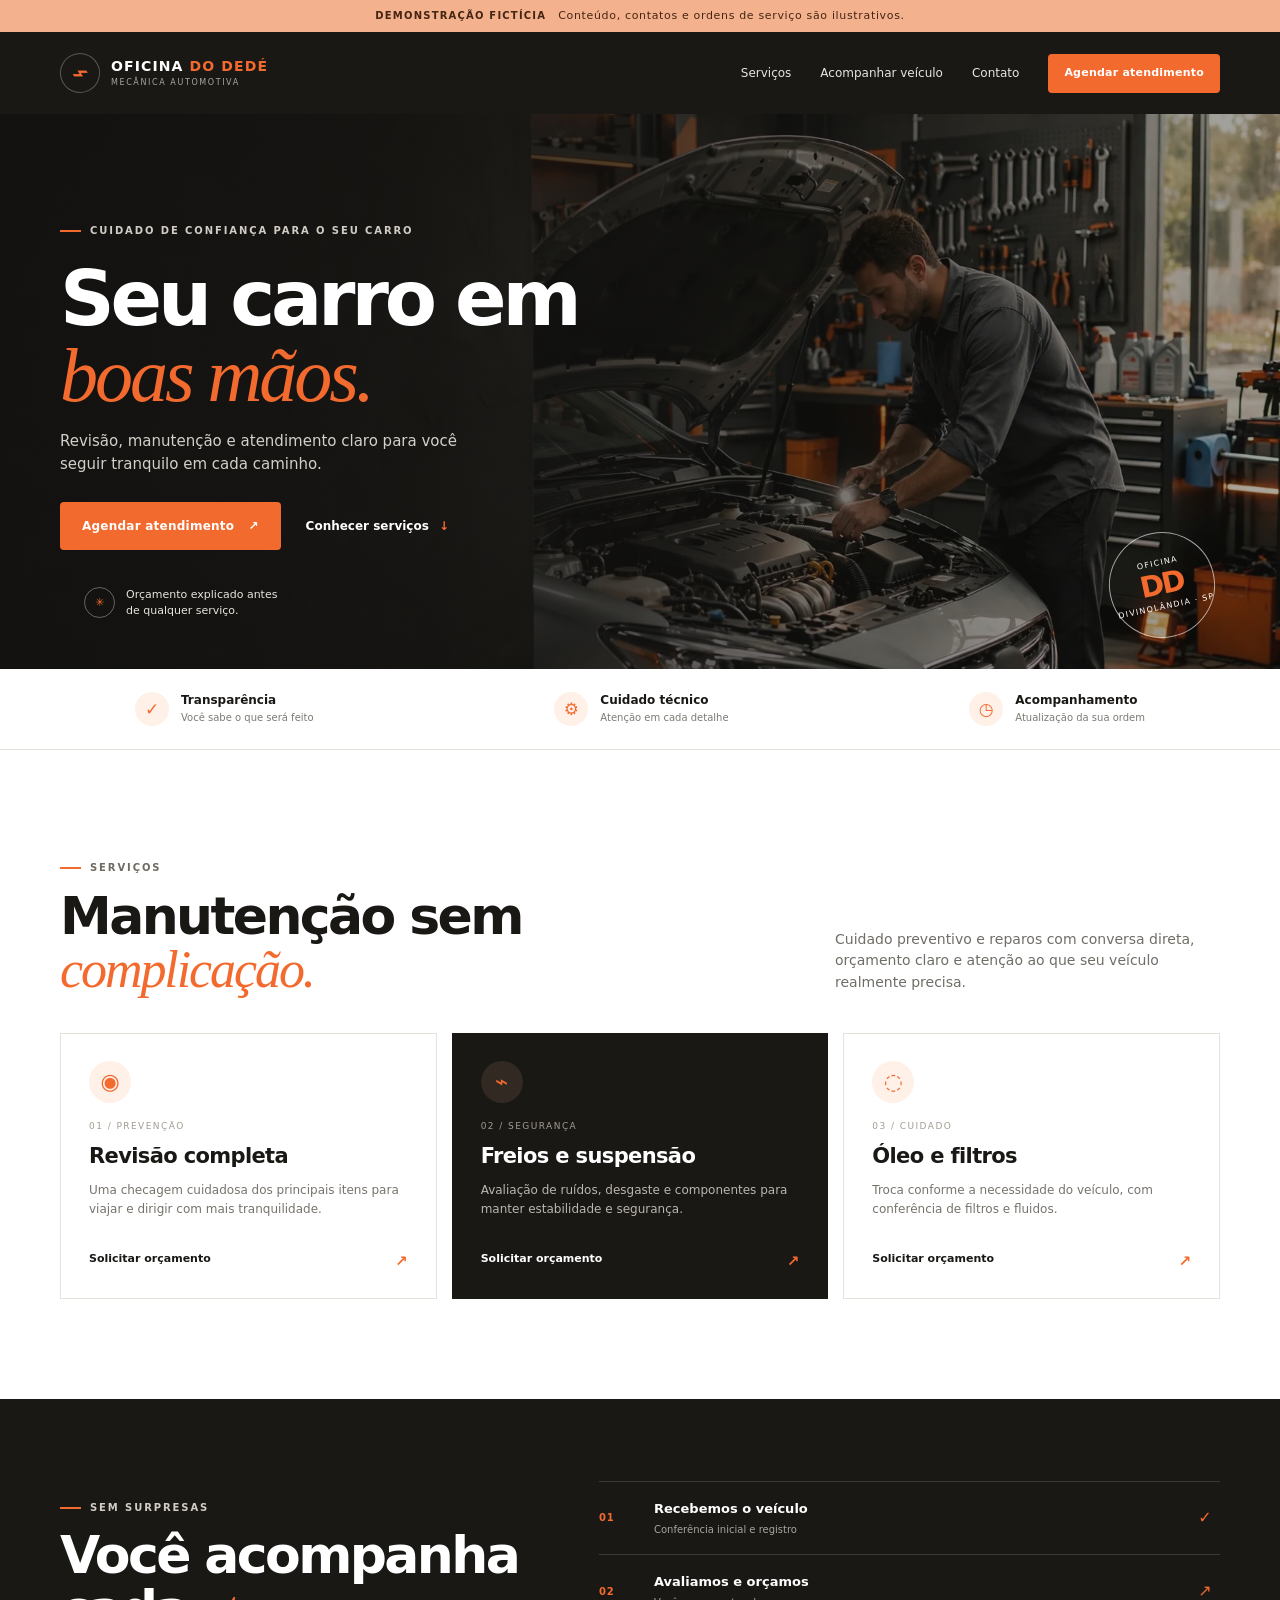
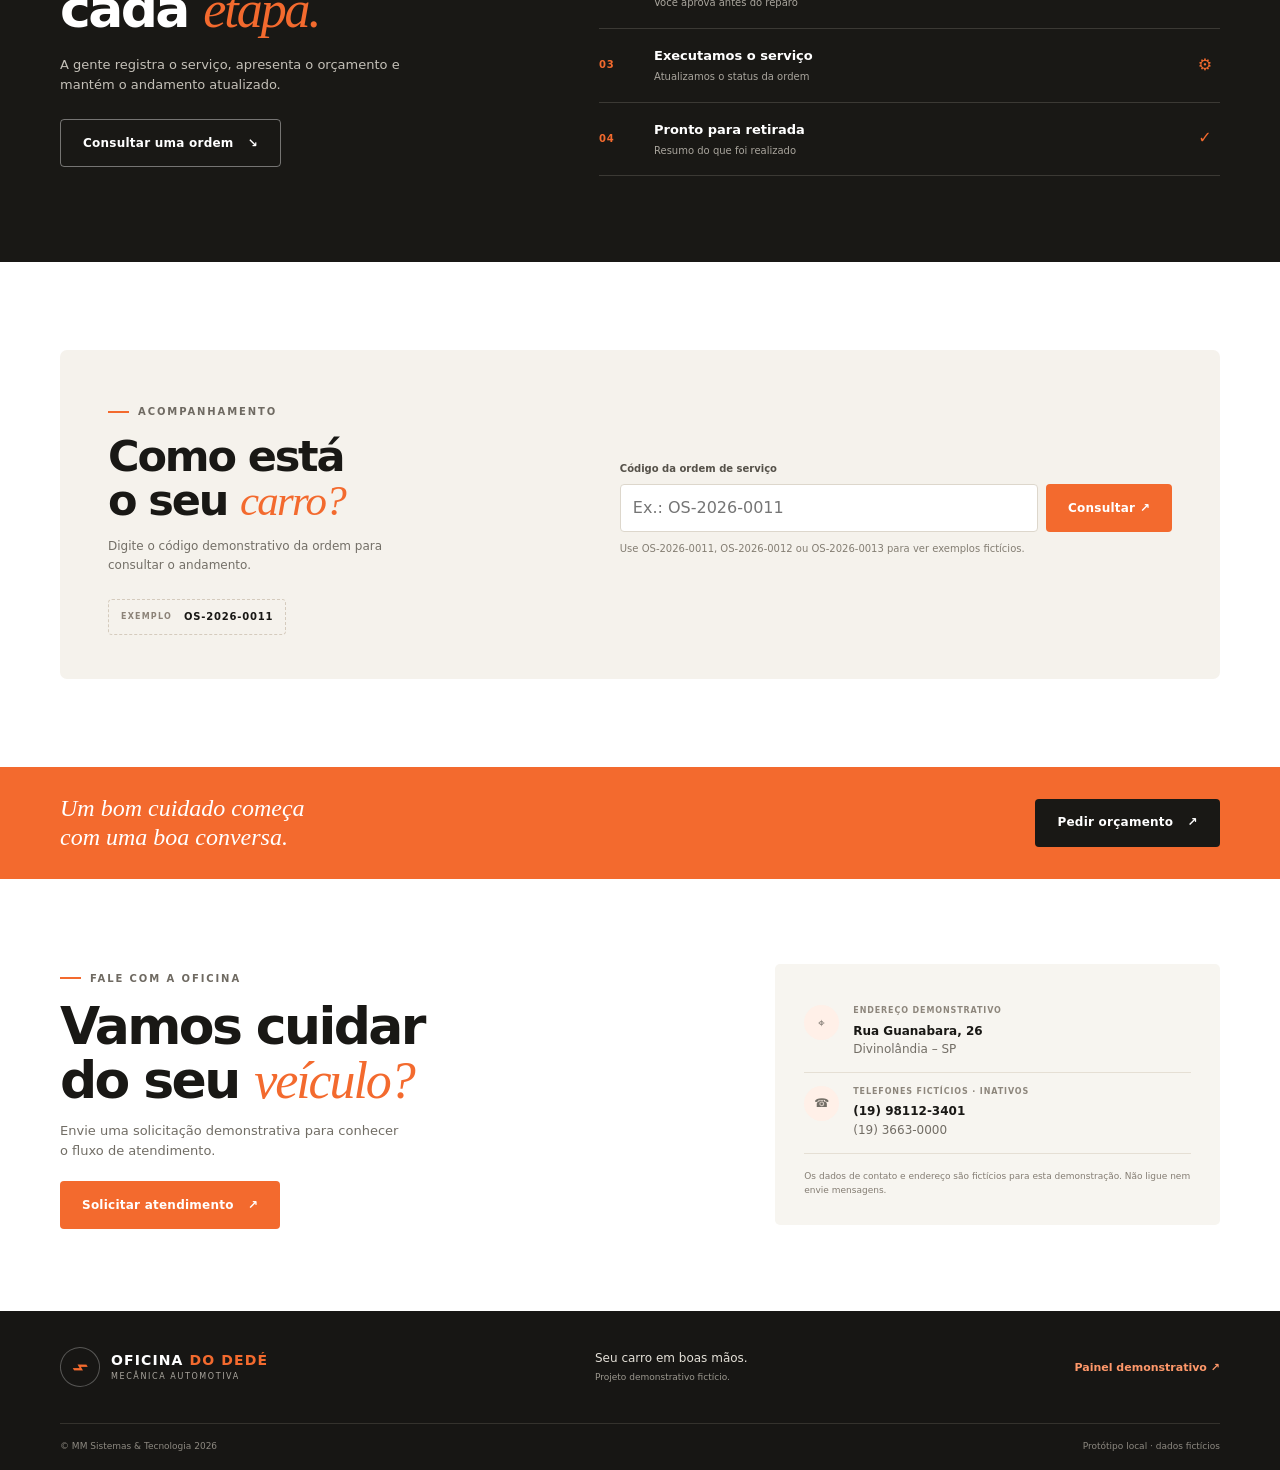
<file: index.html>
<!doctype html>
<html lang="pt-BR">
<head>
  <meta charset="utf-8">
  <meta name="viewport" content="width=device-width, initial-scale=1">
  <meta name="theme-color" content="#171614">
  <meta name="description" content="Demonstração fictícia de site e painel para a Oficina do Dedé, Divinolândia–SP.">
  <title>Oficina do Dedé | Seu carro em boas mãos</title>
  <link rel="stylesheet" href="styles.css">
  <script defer src="app.js"></script>
</head>
<body class="public-page">
  <div class="demo-ribbon"><strong>DEMONSTRAÇÃO FICTÍCIA</strong><span>Conteúdo, contatos e ordens de serviço são ilustrativos.</span></div>
  <header class="site-header">
    <a class="brand" href="#inicio" aria-label="Oficina do Dedé — início"><span class="brand-mark" aria-hidden="true">⌁</span><span class="brand-name">OFICINA <b>DO DEDÉ</b><small>MECÂNICA AUTOMOTIVA</small></span></a>
    <button class="menu-toggle" type="button" aria-expanded="false" aria-controls="mainNav" aria-label="Abrir menu">☰</button>
    <nav id="mainNav" class="main-nav" aria-label="Navegação principal"><a href="#servicos">Serviços</a><a href="#acompanhar">Acompanhar veículo</a><a href="#contato">Contato</a><button class="button button-orange button-small" data-open-request type="button">Agendar atendimento</button></nav>
  </header>
  <main id="inicio">
    <section class="hero"><div class="hero-photo" role="img" aria-label="Mecânico trabalhando em um carro na oficina"></div><div class="hero-shade"></div><div class="hero-content container"><p class="eyebrow eyebrow-light"><span></span> CUIDADO DE CONFIANÇA PARA O SEU CARRO</p><h1>Seu carro em<br><em>boas mãos.</em></h1><p class="hero-copy">Revisão, manutenção e atendimento claro para você seguir tranquilo em cada caminho.</p><div class="hero-actions"><button class="button button-orange" data-open-request type="button">Agendar atendimento <span aria-hidden="true">↗</span></button><a class="text-link text-link-light" href="#servicos">Conhecer serviços <span aria-hidden="true">↓</span></a></div><div class="hero-note"><span class="note-icon">✳</span><span>Orçamento explicado antes<br>de qualquer serviço.</span></div></div><div class="hero-stamp"><span>OFICINA</span><b>DD</b><span>DIVINOLÂNDIA · SP</span></div></section>
    <section class="trust-strip" aria-label="Diferenciais"><div><span class="trust-icon">✓</span><p><b>Transparência</b><small>Você sabe o que será feito</small></p></div><div><span class="trust-icon">⚙</span><p><b>Cuidado técnico</b><small>Atenção em cada detalhe</small></p></div><div><span class="trust-icon">◷</span><p><b>Acompanhamento</b><small>Atualização da sua ordem</small></p></div></section>
    <section id="servicos" class="section container"><div class="section-heading"><div><p class="eyebrow"><span></span> SERVIÇOS</p><h2>Manutenção sem<br><em>complicação.</em></h2></div><p class="section-intro">Cuidado preventivo e reparos com conversa direta, orçamento claro e atenção ao que seu veículo realmente precisa.</p></div><div class="service-grid"><article class="service-card"><div class="service-icon">◉</div><p class="service-number">01 / PREVENÇÃO</p><h3>Revisão completa</h3><p>Uma checagem cuidadosa dos principais itens para viajar e dirigir com mais tranquilidade.</p><button class="card-link" data-open-request data-service="Revisão completa" type="button">Solicitar orçamento <span>↗</span></button></article><article class="service-card service-card-dark"><div class="service-icon">⌁</div><p class="service-number">02 / SEGURANÇA</p><h3>Freios e suspensão</h3><p>Avaliação de ruídos, desgaste e componentes para manter estabilidade e segurança.</p><button class="card-link" data-open-request data-service="Freios e suspensão" type="button">Solicitar orçamento <span>↗</span></button></article><article class="service-card"><div class="service-icon">◌</div><p class="service-number">03 / CUIDADO</p><h3>Óleo e filtros</h3><p>Troca conforme a necessidade do veículo, com conferência de filtros e fluidos.</p><button class="card-link" data-open-request data-service="Óleo e filtros" type="button">Solicitar orçamento <span>↗</span></button></article></div></section>
    <section class="process-section"><div class="container process-layout"><div><p class="eyebrow eyebrow-light"><span></span> SEM SURPRESAS</p><h2>Você acompanha<br>cada <em>etapa.</em></h2><p class="process-copy">A gente registra o serviço, apresenta o orçamento e mantém o andamento atualizado.</p><button class="button button-outline" data-scroll-track type="button">Consultar uma ordem <span>↘</span></button></div><div class="process-steps" aria-label="Etapas do atendimento"><div class="process-step"><span>01</span><div><b>Recebemos o veículo</b><small>Conferência inicial e registro</small></div><i>✓</i></div><div class="process-step"><span>02</span><div><b>Avaliamos e orçamos</b><small>Você aprova antes do reparo</small></div><i>↗</i></div><div class="process-step"><span>03</span><div><b>Executamos o serviço</b><small>Atualizamos o status da ordem</small></div><i>⚙</i></div><div class="process-step"><span>04</span><div><b>Pronto para retirada</b><small>Resumo do que foi realizado</small></div><i>✓</i></div></div></div></section>
    <section id="acompanhar" class="tracking-section container"><div class="tracking-card"><div class="tracking-copy"><p class="eyebrow"><span></span> ACOMPANHAMENTO</p><h2>Como está<br>o seu <em>carro?</em></h2><p>Digite o código demonstrativo da ordem para consultar o andamento.</p><div class="demo-code"><span>EXEMPLO</span><b>OS-2026-0011</b></div></div><form id="trackingForm" class="tracking-form"><label for="trackingCode">Código da ordem de serviço</label><div class="input-action"><input id="trackingCode" name="code" placeholder="Ex.: OS-2026-0011" autocomplete="off" required><button class="button button-orange" type="submit" aria-label="Consultar ordem">Consultar ↗</button></div><p class="form-hint">Use OS-2026-0011, OS-2026-0012 ou OS-2026-0013 para ver exemplos fictícios.</p><div id="trackingResult" class="tracking-result" aria-live="polite"></div></form></div></section>
    <section class="quote-band"><div class="container quote-inner"><p>Um bom cuidado começa<br>com uma boa conversa.</p><button class="button button-dark" data-open-request type="button">Pedir orçamento <span>↗</span></button></div></section>
    <section id="contato" class="contact-section container"><div><p class="eyebrow"><span></span> FALE COM A OFICINA</p><h2>Vamos cuidar<br>do seu <em>veículo?</em></h2><p class="contact-lead">Envie uma solicitação demonstrativa para conhecer o fluxo de atendimento.</p><button class="button button-orange" data-open-request type="button">Solicitar atendimento <span>↗</span></button></div><div class="contact-info"><div class="contact-row"><span class="contact-icon">⌖</span><div><small>ENDEREÇO DEMONSTRATIVO</small><b>Rua Guanabara, 26</b><span>Divinolândia – SP</span></div></div><div class="contact-row"><span class="contact-icon">☎</span><div><small>TELEFONES FICTÍCIOS · INATIVOS</small><b>(19) 98112-3401</b><span>(19) 3663-0000</span></div></div><p class="contact-disclaimer">Os dados de contato e endereço são fictícios para esta demonstração. Não ligue nem envie mensagens.</p></div></section>
  </main>
  <footer class="site-footer"><div class="container footer-main"><a class="brand brand-footer" href="#inicio"><span class="brand-mark" aria-hidden="true">⌁</span><span class="brand-name">OFICINA <b>DO DEDÉ</b><small>MECÂNICA AUTOMOTIVA</small></span></a><p>Seu carro em boas mãos.<br><small>Projeto demonstrativo fictício.</small></p><a href="painel.html" class="footer-panel">Painel demonstrativo ↗</a></div><div class="container footer-bottom"><span>© MM Sistemas & Tecnologia 2026</span><span>Protótipo local · dados fictícios</span></div></footer>
  <dialog id="requestDialog" class="request-dialog"><form id="serviceRequestForm" method="dialog" class="request-form"><button class="dialog-close" type="button" data-close-dialog aria-label="Fechar">×</button><p class="eyebrow"><span></span> NOVO ATENDIMENTO · DEMO</p><h2>Conte o que<br>seu carro <em>precisa.</em></h2><p class="dialog-intro">Este formulário cria um pedido de exemplo neste navegador. Não envia dados para uma oficina real.</p><div class="form-grid"><label>Seu nome<input name="customer" required placeholder="Nome demonstrativo"></label><label>Telefone fictício<input name="phone" required placeholder="(19) 90000-0000"></label><label>Veículo<input name="vehicle" required placeholder="Ex.: hatch 2020"></label><label>Placa fictícia<input name="plate" maxlength="8" placeholder="ABC1D23"></label><label class="form-wide">Serviço desejado<select name="service" required><option value="">Selecione</option><option>Revisão completa</option><option>Freios e suspensão</option><option>Óleo e filtros</option><option>Diagnóstico</option><option>Outro serviço</option></select></label><label class="form-wide">O que você percebeu?<textarea name="details" rows="3" placeholder="Conte brevemente o que precisa ser verificado"></textarea></label></div><p class="privacy-note">Use somente informações fictícias. O pedido fica salvo apenas neste navegador.</p><button class="button button-orange form-submit" type="submit">Criar solicitação de demonstração ↗</button><div id="requestFeedback" class="form-feedback" aria-live="polite"></div></form></dialog>
  <div id="toast" class="toast" role="status" aria-live="polite"></div>
</body>
</html>
</file>
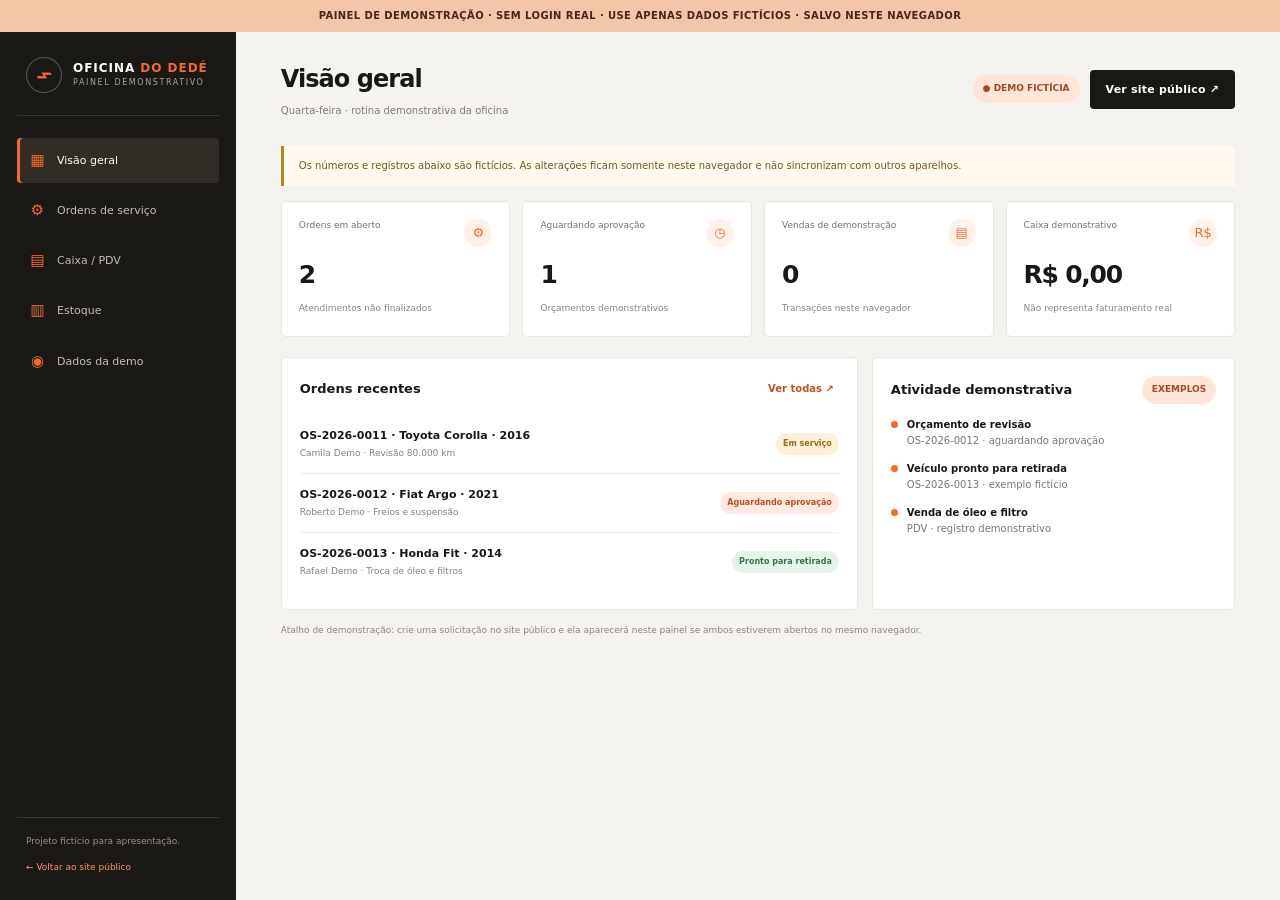
<file: painel.html>
<!doctype html>
<html lang="pt-BR">
<head>
  <meta charset="utf-8">
  <meta name="viewport" content="width=device-width, initial-scale=1">
  <meta name="theme-color" content="#191815">
  <meta name="description" content="Painel demonstrativo fictício da Oficina do Dedé.">
  <title>Painel da Oficina | Oficina do Dedé</title>
  <link rel="stylesheet" href="styles.css">
  <script defer src="app.js"></script>
</head>
<body class="panel-page">
  <div class="panel-demo-notice">PAINEL DE DEMONSTRAÇÃO · SEM LOGIN REAL · USE APENAS DADOS FICTÍCIOS · SALVO NESTE NAVEGADOR</div>
  <div class="panel-shell">
    <aside class="panel-sidebar">
      <a class="brand panel-brand" href="index.html"><span class="brand-mark" aria-hidden="true">⌁</span><span class="brand-name">OFICINA <b>DO DEDÉ</b><small>PAINEL DEMONSTRATIVO</small></span></a>
      <nav class="panel-nav" aria-label="Navegação do painel">
        <button class="active" data-panel-target="overview" type="button"><span class="nav-icon">▦</span> Visão geral</button>
        <button data-panel-target="orders" type="button"><span class="nav-icon">⚙</span> Ordens de serviço</button>
        <button data-panel-target="pos" type="button"><span class="nav-icon">▤</span> Caixa / PDV</button>
        <button data-panel-target="stock" type="button"><span class="nav-icon">▥</span> Estoque</button>
        <button data-panel-target="settings" type="button"><span class="nav-icon">◉</span> Dados da demo</button>
      </nav>
      <div class="panel-sidebar-bottom">Projeto fictício para apresentação.<a href="index.html">← Voltar ao site público</a></div>
    </aside>
    <main class="panel-main">
      <header class="panel-topbar"><div><h1 id="panelPageTitle">Visão geral</h1><p>Quarta-feira · rotina demonstrativa da oficina</p></div><div class="panel-actions"><span class="demo-chip">● DEMO FICTÍCIA</span><a class="button button-dark button-small" href="index.html">Ver site público ↗</a></div></header>

      <section class="panel-section is-active" data-panel-section="overview">
        <div class="sample-banner">Os números e registros abaixo são fictícios. As alterações ficam somente neste navegador e não sincronizam com outros aparelhos.</div>
        <div class="metric-grid">
          <article class="metric-card"><div class="metric-top"><span>Ordens em aberto</span><span class="metric-icon">⚙</span></div><strong id="metricOpenOrders">0</strong><small>Atendimentos não finalizados</small></article>
          <article class="metric-card"><div class="metric-top"><span>Aguardando aprovação</span><span class="metric-icon">◷</span></div><strong id="metricApprovals">0</strong><small>Orçamentos demonstrativos</small></article>
          <article class="metric-card"><div class="metric-top"><span>Vendas de demonstração</span><span class="metric-icon">▤</span></div><strong id="metricSales">0</strong><small>Transações neste navegador</small></article>
          <article class="metric-card"><div class="metric-top"><span>Caixa demonstrativo</span><span class="metric-icon">R$</span></div><strong id="metricRevenue">R$ 0</strong><small>Não representa faturamento real</small></article>
        </div>
        <div class="panel-grid">
          <article class="panel-card"><div class="panel-card-heading"><h3>Ordens recentes</h3><button data-panel-target="orders" type="button">Ver todas ↗</button></div><div id="recentOrders" class="status-list"></div></article>
          <article class="panel-card"><div class="panel-card-heading"><h3>Atividade demonstrativa</h3><span class="demo-chip">EXEMPLOS</span></div><div class="activity-list"><div class="activity-item"><span class="activity-dot"></span><div><b>Orçamento de revisão</b><br><span>OS-2026-0012 · aguardando aprovação</span></div></div><div class="activity-item"><span class="activity-dot"></span><div><b>Veículo pronto para retirada</b><br><span>OS-2026-0013 · exemplo fictício</span></div></div><div class="activity-item"><span class="activity-dot"></span><div><b>Venda de óleo e filtro</b><br><span>PDV · registro demonstrativo</span></div></div></div></article>
        </div>
        <p class="panel-footer-note">Atalho de demonstração: crie uma solicitação no site público e ela aparecerá neste painel se ambos estiverem abertos no mesmo navegador.</p>
      </section>

      <section class="panel-section" data-panel-section="orders">
        <div class="panel-section-title"><div><h2>Ordens de serviço</h2><p>Controle de atendimentos e status dos veículos.</p></div><button class="button button-orange button-small" data-toggle-order-form type="button">+ Nova ordem</button></div>
        <form id="quickOrderForm" class="panel-card quick-order-form" hidden><div class="panel-card-heading"><h3>Criar ordem fictícia</h3><button class="subtle-button" data-toggle-order-form type="button">Fechar</button></div><div class="form-grid"><label>Cliente demonstrativo<input name="customer" required placeholder="Nome fictício"></label><label>Veículo<input name="vehicle" required placeholder="Modelo e ano"></label><label>Serviço<input name="service" required placeholder="Ex.: revisão"></label><label>Placa fictícia<input name="plate" maxlength="8" placeholder="ABC1D23"></label></div><button class="button button-orange button-small" type="submit">Adicionar ordem</button></form>
        <div class="filter-bar"><input id="orderSearch" type="search" placeholder="Buscar por OS, cliente ou veículo"><select id="orderStatusFilter"><option value="">Todos os status</option><option>Recebido</option><option>Aguardando aprovação</option><option>Em serviço</option><option>Pronto para retirada</option></select></div>
        <div class="panel-table-wrap"><table class="panel-table"><thead><tr><th>ORDEM / CLIENTE</th><th>VEÍCULO</th><th>SERVIÇO</th><th>STATUS</th><th>AÇÃO</th></tr></thead><tbody id="ordersTableBody"></tbody></table></div>
        <p class="panel-footer-note">Não use nomes, placas ou dados de clientes reais nesta demonstração.</p>
      </section>

      <section class="panel-section" data-panel-section="pos">
        <div class="panel-section-title"><div><h2>Caixa / PDV</h2><p>Venda demonstrativa de serviços e peças da oficina.</p></div><span class="demo-chip">SEM PAGAMENTO REAL</span></div>
        <div class="sample-banner">Este PDV não processa pagamentos. “Finalizar venda” registra uma transação fictícia apenas no navegador.</div>
        <div class="pos-layout"><article class="panel-card"><div class="panel-card-heading"><h3>Catálogo demonstrativo</h3><span class="demo-chip">PREÇOS FICTÍCIOS</span></div><div id="productGrid" class="product-grid"></div></article><article class="panel-card"><div class="panel-card-heading"><h3>Venda atual</h3><button id="clearCart" class="subtle-button" type="button">Limpar</button></div><div id="cartItems"></div><div class="cart-total"><span>Total</span><strong id="cartTotal">R$ 0,00</strong></div><select id="paymentMethod" class="payment-select"><option>Dinheiro (demo)</option><option>Cartão (demo)</option><option>Pix (demo)</option></select><button id="checkoutButton" class="button button-orange pos-checkout" type="button">Finalizar venda fictícia</button><div id="checkoutFeedback" class="form-feedback" aria-live="polite"></div></article></div>
        <article class="panel-card sales-history-card" style="margin-top:14px"><div class="panel-card-heading"><h3>Últimas vendas fictícias</h3></div><div id="salesHistory"></div></article>
      </section>

      <section class="panel-section" data-panel-section="stock">
        <div class="panel-section-title"><div><h2>Estoque demonstrativo</h2><p>Produtos de exemplo; ajuste as quantidades para testar a interface.</p></div><span class="demo-chip">DADOS LOCAIS</span></div>
        <div class="panel-table-wrap"><table class="panel-table"><thead><tr><th>ITEM</th><th>CATEGORIA</th><th>QUANTIDADE</th><th>MÍNIMO</th><th>SITUAÇÃO</th><th>AJUSTAR</th></tr></thead><tbody id="stockTableBody"></tbody></table></div>
        <p class="panel-footer-note">Os itens vendidos no PDV reduzem a quantidade de estoque nesta demonstração.</p>
      </section>

      <section class="panel-section" data-panel-section="settings">
        <div class="panel-section-title"><div><h2>Dados da demonstração</h2><p>Identidade e limites deste protótipo.</p></div><span class="demo-chip">FICTÍCIO</span></div>
        <div class="settings-grid"><article class="settings-item"><h3>Oficina do Dedé</h3><p>Nome e identidade usados somente para a demonstração comercial.</p></article><article class="settings-item"><h3>Endereço demonstrativo</h3><p>Rua Guanabara, 26 · Divinolândia–SP. Não é endereço confirmado de atendimento.</p></article><article class="settings-item"><h3>Contatos fictícios e inativos</h3><p>(19) 98112-3401 · (19) 3663-0000. Não ligue nem envie mensagens.</p></article><article class="settings-item"><h3>Como os dados são salvos</h3><p>Localmente neste navegador por localStorage; sem servidor ou sincronização entre aparelhos.</p></article><article class="settings-item"><h3>Segurança</h3><p>Esta tela é pública e não tem autenticação real. Não cadastre dados pessoais, informações de clientes ou pagamentos.</p></article><article class="settings-item"><h3>Antes de vender</h3><p>Precisaremos configurar backend, autenticação, banco, regras de acesso e contatos autorizados para operação real.</p></article></div>
        <button id="resetDemo" class="button button-dark button-small" type="button" style="margin-top:16px">Restaurar dados iniciais</button>
      </section>
    </main>
  </div>
  <div id="toast" class="toast" role="status" aria-live="polite"></div>
</body>
</html>
</file>
<file: styles.css>
:root{--ink:#191815;--ink-soft:#262420;--orange:#f36a2e;--orange-deep:#d9531c;--paper:#f5f2ec;--white:#fff;--muted:#7d7a74;--line:#e7e2d9;--green:#4d886b;--amber:#b78327;--red:#b65443;--shadow:0 20px 50px rgba(24,22,18,.12)}
*{box-sizing:border-box}html{scroll-behavior:smooth}body{margin:0;color:var(--ink);background:var(--white);font:16px/1.55 Inter,ui-sans-serif,system-ui,-apple-system,BlinkMacSystemFont,"Segoe UI",sans-serif}button,input,select,textarea{font:inherit}button,a{-webkit-tap-highlight-color:transparent}button{cursor:pointer}a{color:inherit;text-decoration:none}.container{width:min(1160px,calc(100% - 48px));margin-inline:auto}.demo-ribbon{min-height:32px;background:#f3b18d;color:#452513;display:flex;align-items:center;justify-content:center;gap:12px;padding:5px 16px;font-size:11px;letter-spacing:.06em}.demo-ribbon strong{font-size:10px;letter-spacing:.12em}.site-header{height:82px;padding:0 max(24px,calc((100% - 1160px)/2));display:flex;align-items:center;justify-content:space-between;background:#191815;color:#fff;position:relative;z-index:5}.brand{display:inline-flex;align-items:center;gap:11px;color:#fff}.brand-mark{width:40px;height:40px;border:1px solid rgba(255,255,255,.28);border-radius:50%;display:grid;place-items:center;color:var(--orange);font-size:28px;line-height:1;transform:rotate(-30deg)}.brand-name{font-size:14px;font-weight:700;letter-spacing:.08em;line-height:1.05}.brand-name b{color:var(--orange);font-weight:800}.brand-name small{display:block;margin-top:5px;font-size:8px;letter-spacing:.2em;font-weight:500;color:#aaa69e}.main-nav{display:flex;gap:29px;align-items:center;font-size:12px;color:#e9e5de}.main-nav>a{transition:color .2s}.main-nav>a:hover{color:var(--orange)}.menu-toggle{display:none;background:none;border:0;color:white;font-size:23px}.button{border:0;border-radius:4px;min-height:48px;padding:0 22px;display:inline-flex;gap:14px;align-items:center;justify-content:center;font-size:12px;font-weight:750;letter-spacing:.02em;transition:background .2s,transform .2s}.button:hover{transform:translateY(-1px)}.button-orange{background:var(--orange);color:#fff}.button-orange:hover{background:var(--orange-deep)}.button-dark{background:var(--ink);color:#fff}.button-outline{background:transparent;border:1px solid rgba(255,255,255,.4);color:#fff}.button-small{min-height:39px;padding:0 16px;font-size:11px}
.hero{min-height:555px;position:relative;overflow:hidden;background:#211e19;color:#fff;display:flex;align-items:center}.hero-photo,.hero-shade{position:absolute;inset:0}.hero-photo{background-image:url('oficina-hero.png');background-size:cover;background-position:center 46%;opacity:.7}.hero-shade{background:linear-gradient(90deg,rgba(19,18,16,.94) 0%,rgba(19,18,16,.82) 34%,rgba(19,18,16,.36) 69%,rgba(19,18,16,.1) 100%)}.hero-content{position:relative;z-index:1;padding-block:76px 96px}.eyebrow{display:flex;align-items:center;gap:9px;color:#6f6a62;font-size:10px;font-weight:800;letter-spacing:.19em}.eyebrow span{width:21px;height:2px;background:var(--orange);display:inline-block}.eyebrow-light{color:#d1cdc5}.hero h1{font-size:clamp(46px,7vw,76px);line-height:.99;letter-spacing:-.055em;margin:23px 0 17px;max-width:600px}.hero h1 em,.section h2 em,.process-section h2 em,.tracking-copy h2 em,.contact-section h2 em,.request-dialog h2 em{font-family:Georgia,serif;font-weight:400;color:var(--orange);letter-spacing:-.04em}.hero-copy{max-width:410px;color:#d3d0ca;font-size:15px;margin:0 0 26px}.hero-actions{display:flex;align-items:center;gap:25px}.text-link{font-size:12px;font-weight:700}.text-link-light{color:#fff}.text-link span{color:var(--orange);margin-left:6px}.hero-note{position:absolute;left:calc((100% - min(1160px,100% - 48px))/2);bottom:28px;display:flex;align-items:center;gap:11px;color:#e9e5df;font-size:11px;line-height:1.4}.note-icon{width:31px;height:31px;border-radius:50%;border:1px solid rgba(255,255,255,.34);display:grid;place-items:center;color:var(--orange)}.hero-stamp{position:absolute;right:max(30px,calc((100% - 1150px)/2));bottom:31px;width:106px;height:106px;border:1px solid rgba(255,255,255,.6);border-radius:50%;display:flex;flex-direction:column;justify-content:center;align-items:center;color:#fff;font-size:8px;letter-spacing:.16em;transform:rotate(-12deg)}.hero-stamp b{font-size:29px;color:var(--orange);letter-spacing:-.08em;line-height:1.1}.trust-strip{padding:23px max(24px,calc((100% - 1010px)/2));display:flex;justify-content:space-between;gap:25px;border-bottom:1px solid var(--line);background:#fff}.trust-strip>div{display:flex;align-items:center;gap:12px}.trust-icon{height:34px;width:34px;border-radius:50%;background:#fff0e8;color:var(--orange);display:grid;place-items:center;font-size:17px}.trust-strip p{margin:0;display:flex;flex-direction:column;line-height:1.25}.trust-strip b{font-size:12px}.trust-strip small{font-size:10px;color:var(--muted);margin-top:4px}
.section{padding-block:100px}.section-heading{display:flex;justify-content:space-between;align-items:end;gap:50px;margin-bottom:36px}.section h2,.process-section h2,.tracking-copy h2,.contact-section h2{font-size:clamp(35px,4.8vw,52px);line-height:1.03;letter-spacing:-.05em;margin:14px 0 0}.section-intro{max-width:385px;margin:0 0 3px;color:#706d67;font-size:14px}.service-grid{display:grid;grid-template-columns:repeat(3,1fr);gap:15px}.service-card{min-height:266px;border:1px solid var(--line);padding:27px 28px 24px;position:relative;display:flex;flex-direction:column;background:#fff}.service-card-dark{background:var(--ink);color:#fff;border-color:var(--ink)}.service-icon{width:42px;height:42px;display:grid;place-items:center;background:#fff0e8;color:var(--orange);font-size:22px;border-radius:50%;margin-bottom:17px}.service-card-dark .service-icon{background:#322923}.service-number{font-size:9px;letter-spacing:.16em;color:#a29c92;margin:0 0 6px}.service-card h3{font-size:21px;letter-spacing:-.03em;margin:0 0 9px}.service-card>p:not(.service-number){font-size:12px;color:#77736c;margin:0 0 19px;max-width:310px}.service-card-dark>p:not(.service-number){color:#bbb6ae}.card-link{margin-top:auto;border:0;background:transparent;padding:0;color:var(--ink);font-size:11px;font-weight:800;text-align:left;display:flex;justify-content:space-between;width:100%}.service-card-dark .card-link{color:#fff}.card-link span{color:var(--orange);font-size:15px}
.process-section{background:var(--ink);color:#fff;padding:82px 0 86px}.process-layout{display:grid;grid-template-columns:.85fr 1.15fr;gap:80px;align-items:center}.process-section h2{margin-bottom:18px}.process-copy{color:#c4c0b8;max-width:360px;font-size:13px;margin-bottom:24px}.process-steps{border-top:1px solid #3b3934}.process-step{display:grid;grid-template-columns:45px 1fr 30px;gap:10px;align-items:center;padding:17px 0;border-bottom:1px solid #3b3934}.process-step>span{color:var(--orange);font-size:10px;font-weight:800;letter-spacing:.08em}.process-step div{display:flex;flex-direction:column}.process-step b{font-size:13px}.process-step small{font-size:10px;color:#a9a59d;margin-top:3px}.process-step i{font-style:normal;color:var(--orange);font-size:16px;text-align:center}
.tracking-section{padding-block:88px}.tracking-card{display:grid;grid-template-columns:.9fr 1.1fr;gap:60px;padding:44px 48px;background:var(--paper);border-radius:7px}.tracking-copy h2{font-size:43px;margin:14px 0}.tracking-copy>p:not(.eyebrow){font-size:12px;color:#736f67;max-width:300px}.demo-code{display:inline-flex;align-items:center;gap:12px;margin-top:13px;padding:9px 12px;border:1px dashed #d5cbbd;border-radius:4px}.demo-code span{font-size:8px;color:#8c8378;font-weight:800;letter-spacing:.15em}.demo-code b{font-size:10px;letter-spacing:.08em}.tracking-form{align-self:center}.tracking-form label,.request-form label{font-size:10px;font-weight:800;display:flex;flex-direction:column;gap:7px;color:#555149}.input-action{display:flex;gap:8px;margin-top:8px}.input-action input{min-width:0;flex:1}.tracking-form input,.request-form input,.request-form select,.request-form textarea,.stock-adjust input{border:1px solid #ddd7cc;border-radius:4px;min-height:45px;padding:10px 12px;background:#fff;color:var(--ink);outline:none}.tracking-form input:focus,.request-form input:focus,.request-form textarea:focus,.request-form select:focus{border-color:var(--orange);box-shadow:0 0 0 3px rgba(243,106,46,.12)}.form-hint{font-size:10px;color:#847e73;margin:9px 0 0}.tracking-result{margin-top:12px}.track-result-card{background:white;padding:12px 14px;border-radius:4px;border-left:3px solid var(--orange)}.track-result-card strong{display:block;font-size:12px}.track-result-card span{font-size:10px;color:#716c63}.track-result-card p{font-size:11px;margin:6px 0 0}.quote-band{background:var(--orange);color:#fff;padding:27px 0}.quote-inner{display:flex;justify-content:space-between;align-items:center;gap:20px}.quote-inner p{font:italic 24px/1.2 Georgia,serif;margin:0}.quote-inner .button{min-width:185px}
.contact-section{padding-block:82px;display:grid;grid-template-columns:1fr .7fr;gap:80px;align-items:center}.contact-section h2{margin-bottom:14px}.contact-lead{font-size:13px;color:#716d65;max-width:340px;margin-bottom:20px}.contact-info{background:#f7f5f0;padding:28px 29px;border-radius:5px}.contact-row{display:flex;gap:14px;padding:13px 0;border-bottom:1px solid #e5dfd4}.contact-icon{height:35px;width:35px;border-radius:50%;background:#fff0e8;color:var(--orange);display:grid;place-items:center;flex:none}.contact-row div{display:flex;flex-direction:column}.contact-row small{font-size:8px;color:#8d867c;letter-spacing:.11em;font-weight:800;margin-bottom:4px}.contact-row b,.contact-row span{font-size:12px}.contact-row span{color:#726d65}.contact-disclaimer{font-size:9px;color:#847d73;margin:16px 0 0}.site-footer{background:#171614;color:#fff}.footer-main{min-height:113px;display:flex;justify-content:space-between;align-items:center;gap:20px;border-bottom:1px solid #34322d}.footer-main>p{font-size:12px;color:#e4e0d8}.footer-main>p small{font-size:9px;color:#9c988f}.footer-panel{color:#ff986a;font-size:11px;font-weight:700}.footer-bottom{padding-block:16px;display:flex;justify-content:space-between;color:#8d8981;font-size:9px}
.request-dialog{width:min(600px,calc(100% - 26px));max-height:min(92vh,850px);border:0;padding:0;border-radius:8px;box-shadow:var(--shadow)}.request-dialog::backdrop{background:rgba(12,11,10,.72);backdrop-filter:blur(3px)}.request-form{position:relative;padding:34px 38px 30px}.dialog-close{position:absolute;right:18px;top:16px;border:0;background:#f2eee8;border-radius:50%;width:34px;height:34px;font-size:23px;color:#5f5b54}.request-dialog h2{font-size:40px;line-height:1.02;letter-spacing:-.05em;margin:11px 0}.dialog-intro{font-size:11px;color:#777168;margin:0 0 19px;max-width:445px}.form-grid{display:grid;grid-template-columns:1fr 1fr;gap:13px 14px}.form-wide{grid-column:1/-1}.request-form input,.request-form select,.request-form textarea{width:100%;font-size:12px;font-weight:400}.request-form textarea{resize:vertical}.privacy-note{font-size:9px;color:#887f73}.form-submit{width:100%;margin-top:5px}.form-feedback{font-size:11px;color:var(--green);margin-top:10px}.toast{position:fixed;z-index:15;right:20px;bottom:20px;padding:12px 17px;max-width:min(370px,calc(100% - 40px));background:#181714;color:#fff;border-left:3px solid var(--orange);box-shadow:var(--shadow);font-size:12px;opacity:0;transform:translateY(10px);transition:all .25s;pointer-events:none}.toast.is-visible{opacity:1;transform:translateY(0)}
/* Painel */
.panel-page{background:#f5f3ef;min-height:100vh}.panel-demo-notice{background:#f4c6a8;color:#482718;padding:8px 18px;text-align:center;font-size:10px;font-weight:700;letter-spacing:.04em}.panel-shell{display:grid;grid-template-columns:236px 1fr;min-height:calc(100vh - 32px)}.panel-sidebar{background:#1a1916;color:#fff;padding:25px 17px;display:flex;flex-direction:column;gap:22px}.panel-brand{padding:0 9px 22px;border-bottom:1px solid #393732}.panel-brand .brand-mark{width:36px;height:36px}.panel-brand .brand-name{font-size:12px}.panel-nav{display:flex;flex-direction:column;gap:5px}.panel-nav button{border:0;background:transparent;color:#c3beb6;text-align:left;padding:11px 12px;border-radius:4px;font-size:11px;display:flex;gap:11px;align-items:center}.panel-nav button:hover,.panel-nav button.active{background:#302c26;color:white}.panel-nav button.active{box-shadow:inset 3px 0 var(--orange)}.nav-icon{width:17px;color:var(--orange);font-size:15px;text-align:center}.panel-sidebar-bottom{margin-top:auto;border-top:1px solid #393732;padding:17px 9px 0;font-size:9px;color:#969188}.panel-sidebar-bottom a{color:#ff9668;display:block;margin-top:12px}.panel-main{min-width:0;padding:29px clamp(18px,3.5vw,48px) 45px}.panel-topbar{display:flex;justify-content:space-between;align-items:center;gap:20px;margin-bottom:28px}.panel-topbar h1{font-size:24px;letter-spacing:-.04em;margin:0}.panel-topbar p{font-size:10px;color:#807a71;margin:5px 0 0}.panel-actions{display:flex;gap:10px;align-items:center}.demo-chip{font-size:9px;font-weight:800;color:#a24b24;background:#ffe6d8;padding:7px 10px;border-radius:30px}.panel-section{display:none}.panel-section.is-active{display:block}.panel-section-title{display:flex;justify-content:space-between;align-items:center;gap:20px;margin:0 0 18px}.panel-section-title h2{font-size:21px;margin:0;letter-spacing:-.03em}.panel-section-title p{font-size:10px;color:#807a71;margin:4px 0 0}.metric-grid{display:grid;grid-template-columns:repeat(4,1fr);gap:12px;margin-bottom:20px}.metric-card{background:#fff;padding:17px;border:1px solid #ebe6dd;border-radius:5px}.metric-top{display:flex;justify-content:space-between;color:#787268;font-size:9px}.metric-icon{width:28px;height:28px;background:#fff0e8;color:var(--orange);display:grid;place-items:center;border-radius:50%;font-size:13px}.metric-card strong{display:block;font-size:25px;letter-spacing:-.05em;margin-top:9px}.metric-card small{font-size:9px;color:#8b857b}.panel-grid{display:grid;grid-template-columns:1.35fr .85fr;gap:14px}.panel-card{background:white;border:1px solid #ebe6dd;border-radius:5px;padding:18px}.panel-card-heading{display:flex;justify-content:space-between;align-items:center;margin-bottom:13px}.panel-card-heading h3{font-size:13px;margin:0}.panel-card-heading button,.subtle-button{border:0;background:transparent;color:#b75528;font-size:10px;font-weight:700;padding:5px}.status-list{display:flex;flex-direction:column}.status-row{display:grid;grid-template-columns:1fr auto;gap:10px;padding:12px 0;border-top:1px solid #f0ece5}.status-row:first-child{border-top:0}.status-row b{display:block;font-size:11px}.status-row small{display:block;color:#868076;font-size:9px;margin-top:3px}.status-pill{align-self:center;font-size:8px;font-weight:800;padding:5px 7px;border-radius:30px;background:#fff0d9;color:#9c6a12;white-space:nowrap}.status-pill.green{background:#e7f4ec;color:#38724f}.status-pill.blue{background:#e8effa;color:#3d6094}.status-pill.orange{background:#ffeadf;color:#b45325}.activity-list{display:flex;flex-direction:column;gap:13px}.activity-item{display:flex;gap:9px;font-size:10px}.activity-dot{width:7px;height:7px;background:var(--orange);border-radius:50%;margin-top:4px;flex:none}.activity-item span{color:#7c766e}.activity-item b{font-weight:700}.panel-table-wrap{overflow:auto;background:#fff;border:1px solid #ebe6dd;border-radius:5px}.panel-table{width:100%;border-collapse:collapse;min-width:650px}.panel-table th,.panel-table td{text-align:left;padding:12px 13px;border-bottom:1px solid #f0ece5;font-size:10px;vertical-align:middle}.panel-table th{font-size:8px;letter-spacing:.1em;color:#898379;background:#fbfaf7}.panel-table td b{display:block;font-size:10px}.panel-table td small{display:block;color:#8b857d;font-size:9px;margin-top:3px}.table-actions{display:flex;gap:7px}.table-actions button,.stock-adjust button{border:1px solid #ded8ce;background:#fff;border-radius:3px;font-size:9px;padding:5px 8px}.select-status{font-size:9px;border:1px solid #ded8ce;background:#fff;border-radius:3px;padding:6px}.filter-bar{display:flex;gap:8px;align-items:center;margin-bottom:13px}.filter-bar input,.filter-bar select{border:1px solid #ded8ce;background:#fff;border-radius:4px;padding:8px 10px;font-size:10px}.filter-bar input{flex:1;min-width:120px}.pos-layout{display:grid;grid-template-columns:1.35fr .8fr;gap:14px}.product-grid{display:grid;grid-template-columns:repeat(2,1fr);gap:9px}.pos-product{border:1px solid #e8e3da;border-radius:5px;padding:14px;background:#fff;display:flex;flex-direction:column;min-height:112px}.pos-product-top{display:flex;justify-content:space-between;gap:10px}.pos-product h3{font-size:11px;margin:0}.pos-product small{font-size:9px;color:#837d73}.pos-product strong{font-size:13px;margin-top:auto;padding-top:13px}.pos-product button{margin-top:9px;border:0;background:#fff0e8;color:#a84920;padding:7px;font-size:9px;font-weight:800;border-radius:3px}.cart-line{display:grid;grid-template-columns:1fr auto;gap:5px;padding:9px 0;border-bottom:1px solid #f0ece5;font-size:10px}.cart-line small{display:block;color:#89837a;font-size:8px}.cart-line button{border:0;background:transparent;color:#ad4c2a;font-size:10px}.cart-total{display:flex;justify-content:space-between;padding:16px 0 12px;font-size:11px;font-weight:800}.cart-total strong{font-size:17px}.payment-select{width:100%;border:1px solid #ded8ce;border-radius:4px;padding:9px;background:white;font-size:10px;margin-bottom:9px}.pos-checkout{width:100%}.empty-state{padding:20px;text-align:center;color:#8d877e;font-size:10px}.stock-low{color:#b44f37;font-weight:800}.stock-ok{color:#427755;font-weight:800}.stock-adjust{display:flex;gap:5px;align-items:center}.stock-adjust span{min-width:20px;text-align:center;font-size:10px}.panel-footer-note{font-size:9px;color:#8b857c;margin:14px 0 0}.settings-grid{display:grid;grid-template-columns:1fr 1fr;gap:14px}.settings-item{background:#fff;border:1px solid #ebe6dd;padding:17px;border-radius:5px}.settings-item h3{font-size:12px;margin:0 0 8px}.settings-item p{font-size:10px;color:#7f796f;margin:0}.sample-banner{padding:12px 15px;background:#fff9ef;border-left:3px solid var(--amber);color:#75571f;font-size:10px;margin-bottom:15px}
@media(max-width:900px){.panel-shell{grid-template-columns:190px 1fr}.metric-grid{grid-template-columns:repeat(2,1fr)}.panel-grid,.pos-layout{grid-template-columns:1fr}.process-layout{gap:42px}.tracking-card{gap:30px;padding:36px}.contact-section{gap:40px}}
@media(max-width:680px){.container{width:calc(100% - 34px)}.demo-ribbon{font-size:9px;gap:7px;flex-wrap:wrap}.site-header{height:70px;padding:0 17px}.brand-mark{width:34px;height:34px}.brand-name{font-size:12px}.menu-toggle{display:block}.main-nav{display:none;position:absolute;top:70px;left:0;right:0;background:#191815;padding:15px 18px 18px;flex-direction:column;align-items:stretch;gap:16px}.main-nav.is-open{display:flex}.main-nav>a{padding:4px 0}.hero{min-height:575px;align-items:flex-start}.hero-photo{background-position:61% center}.hero-shade{background:linear-gradient(90deg,rgba(19,18,16,.91),rgba(19,18,16,.57)),linear-gradient(0deg,rgba(19,18,16,.4),transparent)}.hero-content{padding-top:70px}.hero h1{font-size:54px}.hero-copy{font-size:13px;max-width:330px}.hero-actions{align-items:flex-start;flex-direction:column;gap:16px}.hero-note{left:17px;bottom:23px}.hero-stamp{right:17px;bottom:20px;width:82px;height:82px;font-size:6px}.hero-stamp b{font-size:22px}.trust-strip{padding:17px;gap:13px;overflow:auto;justify-content:flex-start}.trust-strip>div{min-width:165px}.trust-icon{width:30px;height:30px}.trust-strip b{font-size:10px}.trust-strip small{font-size:9px}.section{padding-block:65px}.section-heading{display:block;margin-bottom:25px}.section-intro{margin-top:17px;font-size:12px}.service-grid{grid-template-columns:1fr;gap:10px}.service-card{min-height:230px;padding:22px}.process-section{padding:62px 0}.process-layout{grid-template-columns:1fr;gap:32px}.tracking-section{padding-block:55px}.tracking-card{grid-template-columns:1fr;padding:25px 19px;gap:23px}.tracking-copy h2{font-size:38px}.input-action{flex-direction:column}.input-action .button{width:100%}.quote-inner{align-items:flex-start;flex-direction:column}.quote-inner p{font-size:22px}.contact-section{grid-template-columns:1fr;gap:25px;padding-block:60px}.contact-info{padding:20px}.footer-main{align-items:flex-start;flex-direction:column;padding-block:23px;gap:14px}.footer-bottom{gap:10px;flex-direction:column}.request-form{padding:30px 19px 22px}.request-dialog h2{font-size:34px}.form-grid{grid-template-columns:1fr}.form-wide{grid-column:auto}.panel-shell{display:block}.panel-sidebar{position:sticky;top:0;z-index:10;padding:10px 12px;gap:8px;overflow:hidden}.panel-brand{display:none}.panel-nav{display:flex;flex-direction:row;overflow:auto;gap:4px}.panel-nav button{white-space:nowrap;padding:9px;font-size:9px}.panel-nav button .nav-icon{display:none}.panel-sidebar-bottom{display:none}.panel-main{padding:22px 14px 35px}.panel-topbar{align-items:flex-start;flex-direction:column;margin-bottom:20px}.panel-topbar h1{font-size:21px}.panel-actions{width:100%;justify-content:space-between}.metric-grid{gap:8px}.metric-card{padding:12px}.metric-card strong{font-size:22px}.metric-card small{font-size:8px}.panel-section-title{align-items:flex-start;flex-direction:column}.panel-section-title h2{font-size:18px}.panel-card{padding:14px}.panel-grid,.settings-grid{grid-template-columns:1fr}.product-grid{grid-template-columns:1fr 1fr}.filter-bar{flex-wrap:wrap}.filter-bar input{width:100%;flex-basis:100%}}
@media(prefers-reduced-motion:reduce){html{scroll-behavior:auto}*,*::before,*::after{transition:none!important;animation:none!important}}
</file>
